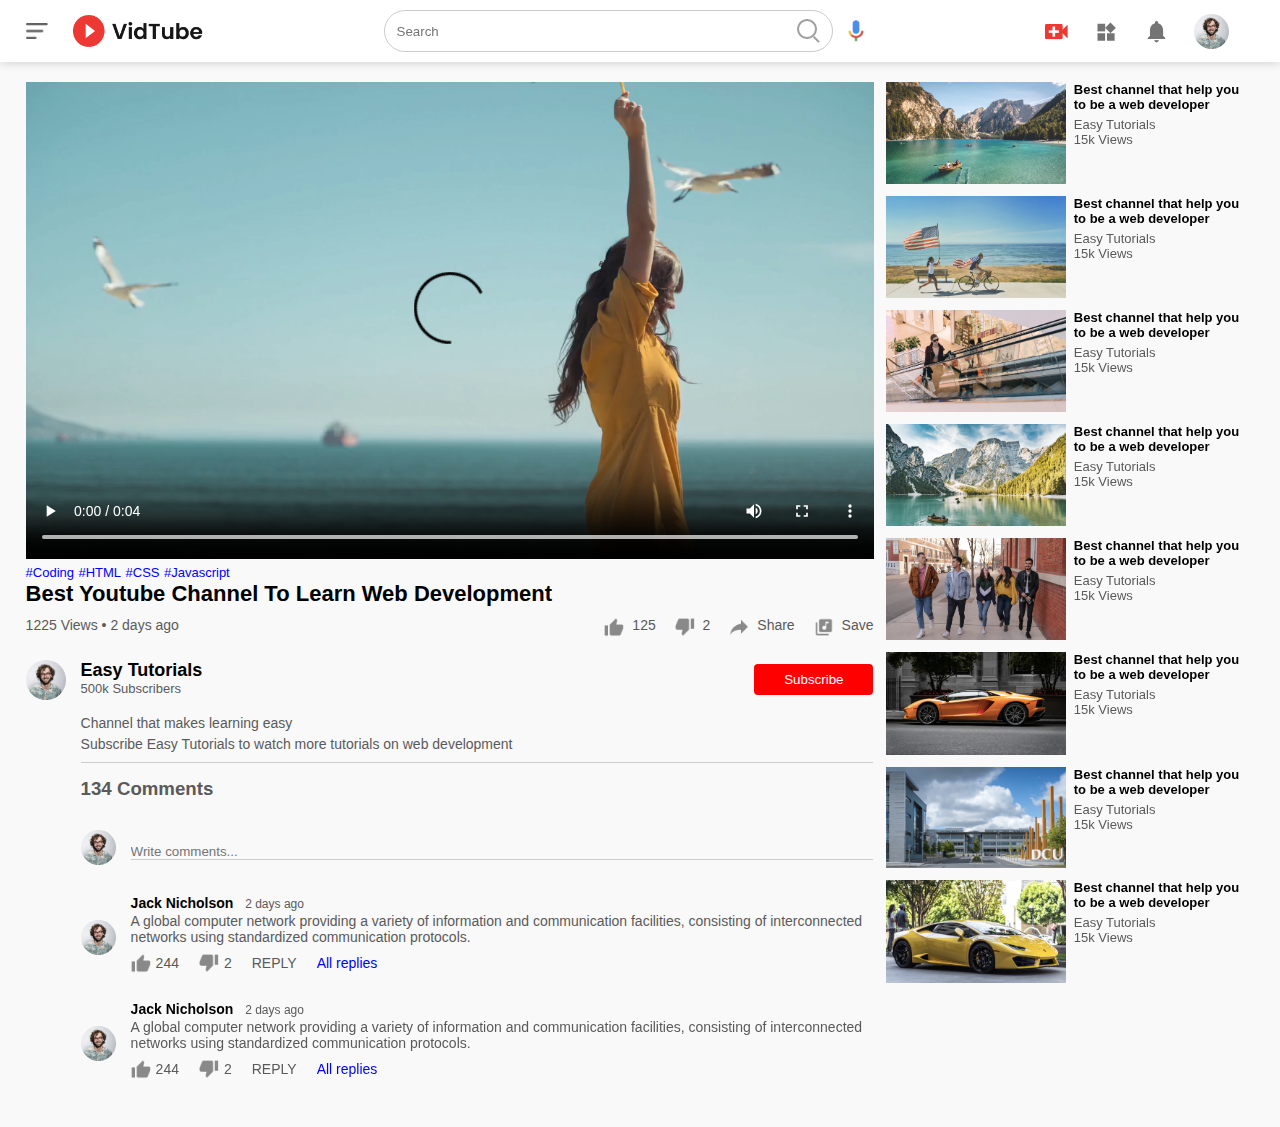
<file: play-video.html>
<!DOCTYPE html>
<html lang="en">
  <head>
    <meta charset="UTF-8" />
    <meta http-equiv="X-UA-Compatible" content="IE=edge" />
    <meta name="viewport" content="width=device-width, initial-scale=1.0" />
    <title>Play Video - Easy Tutorials Youtube Channel</title>
    <link rel="stylesheet" href="style.css" />
  </head>
  <body>
    <nav class="flex-div">
      <div class="nav-left flex-div">
        <img src="images/menu.png" alt="menu" class="menu-icon" />
        <img src="images/logo.png" alt="logo" class="logo" />
      </div>
      <div class="nav-middle flex-div">
        <div class="search-box flex-div">
          <input type="text" placeholder="Search" />
          <img src="images/search.png" alt="" />
        </div>
        <img src="images/voice-search.png" alt="mic-icon" class="mic-icon" />
      </div>
      <div class="nav-right flex-div">
        <img src="images/upload.png" />
        <img src="images/more.png" />
        <img src="images/notification.png" />
        <img src="images/Jack.png" class="user-icon" />
      </div>
    </nav>

    <div class="container play-container">
      <div class="row">
        <div class="play-video">
          <video controls autoplay>
            <source src="images/video.mp4" type="video/mp4" />
          </video>
          <div class="tags">
            <a href="">#Coding</a> <a href="">#HTML</a> <a href="">#CSS</a>
            <a href="">#Javascript</a>
          </div>
          <h3>Best Youtube Channel To Learn Web Development</h3>
          <div class="play-video-info">
            <p>1225 Views &bull; 2 days ago</p>
            <div>
              <a href=""><img src="images/like.png" alt="like" />125</a>
              <a href=""><img src="images/dislike.png" alt="dislike" />2</a>
              <a href=""><img src="images/share.png" alt="share" />Share</a>
              <a href=""><img src="images/save.png" alt="save" />Save</a>
            </div>
          </div>
          <div class="publisher">
            <img src="images/Jack.png" alt="Jack" />
            <div>
              <p>Easy Tutorials</p>
              <span>500k Subscribers</span>
            </div>
            <button type="button">Subscribe</button>
          </div>
          <div class="vid-description">
            <p>Channel that makes learning easy</p>
            <p>
              Subscribe Easy Tutorials to watch more tutorials on web
              development
            </p>
            <hr />
            <h4>134 Comments</h4>
            <div class="add-comment">
              <img src="images/Jack.png" alt="Jack" />
              <input type="text" placeholder="Write comments..." />
            </div>
            <div class="old-comment">
              <img src="images/Jack.png" alt="Jack" />
              <div>
                <h3>Jack Nicholson <span>2 days ago</span></h3>
                <p>
                  A global computer network providing a variety of information
                  and communication facilities, consisting of interconnected
                  networks using standardized communication protocols.
                </p>
                <div class="acomment-action">
                  <img src="images/like.png" alt="like" />
                  <span>244</span>
                  <img src="images/dislike.png" alt="" />
                  <span>2</span>
                  <span>REPLY</span>
                  <a href="">All replies</a>
                </div>
              </div>
            </div>

            <div class="old-comment">
              <img src="images/Jack.png" alt="Jack" />
              <div>
                <h3>Jack Nicholson <span>2 days ago</span></h3>
                <p>
                  A global computer network providing a variety of information
                  and communication facilities, consisting of interconnected
                  networks using standardized communication protocols.
                </p>
                <div class="acomment-action">
                  <img src="images/like.png" alt="like" />
                  <span>244</span>
                  <img src="images/dislike.png" alt="" />
                  <span>2</span>
                  <span>REPLY</span>
                  <a href="">All replies</a>
                </div>
              </div>
            </div>
          </div>
        </div>
        <div class="right-sidebar">
          <div class="side-video-list">
            <a href="" class="small-thumbnail"
              ><img src="images/thumbnail1.png" alt="thumbnail1"
            /></a>
            <div class="vid-info">
              <a href="">Best channel that help you to be a web developer</a>
              <p>Easy Tutorials</p>
              <p>15k Views</p>
            </div>
          </div>
          <div class="side-video-list">
            <a href="" class="small-thumbnail"
              ><img src="images/thumbnail2.png" alt="thumbnail2"
            /></a>
            <div class="vid-info">
              <a href="">Best channel that help you to be a web developer</a>
              <p>Easy Tutorials</p>
              <p>15k Views</p>
            </div>
          </div>
          <div class="side-video-list">
            <a href="" class="small-thumbnail"
              ><img src="images/thumbnail3.png" alt="thumbnail3"
            /></a>
            <div class="vid-info">
              <a href="">Best channel that help you to be a web developer</a>
              <p>Easy Tutorials</p>
              <p>15k Views</p>
            </div>
          </div>
          <div class="side-video-list">
            <a href="" class="small-thumbnail"
              ><img src="images/thumbnail4.png" alt="thumbnail4"
            /></a>
            <div class="vid-info">
              <a href="">Best channel that help you to be a web developer</a>
              <p>Easy Tutorials</p>
              <p>15k Views</p>
            </div>
          </div>
          <div class="side-video-list">
            <a href="" class="small-thumbnail"
              ><img src="images/thumbnail5.png" alt="thumbnail5"
            /></a>
            <div class="vid-info">
              <a href="">Best channel that help you to be a web developer</a>
              <p>Easy Tutorials</p>
              <p>15k Views</p>
            </div>
          </div>
          <div class="side-video-list">
            <a href="" class="small-thumbnail"
              ><img src="images/thumbnail6.png" alt="thumbnail6"
            /></a>
            <div class="vid-info">
              <a href="">Best channel that help you to be a web developer</a>
              <p>Easy Tutorials</p>
              <p>15k Views</p>
            </div>
          </div>
          <div class="side-video-list">
            <a href="" class="small-thumbnail"
              ><img src="images/thumbnail7.png" alt="thumbnail7"
            /></a>
            <div class="vid-info">
              <a href="">Best channel that help you to be a web developer</a>
              <p>Easy Tutorials</p>
              <p>15k Views</p>
            </div>
          </div>
          <div class="side-video-list">
            <a href="" class="small-thumbnail"
              ><img src="images/thumbnail8.png" alt="thumbnail8"
            /></a>
            <div class="vid-info">
              <a href="">Best channel that help you to be a web developer</a>
              <p>Easy Tutorials</p>
              <p>15k Views</p>
            </div>
          </div>
        </div>
      </div>
    </div>
  </body>
</html>
</file>
<file: style.css>
* {
  margin: 0;
  padding: 0;
  font-family: "poppins", sans-serif;
  box-sizing: border-box;
}

a {
  text-decoration: none;
  color: #5a5a5a;
}

img {
  cursor: pointer;
}

.flex-div {
  display: flex;
  align-items: center;
}

nav {
  padding: 10px 2%;
  justify-content: space-between;
  box-shadow: 0 0 10px rgba(0, 0, 0, 0.2);
  background: #fff;
  position: sticky;
  top: 0;
  z-index: 10;
}

.nav-right img {
  width: 25px;
  margin-right: 25px;
}

.nav-right .user-icon {
  width: 35px;
  border-radius: 50%;
}

.nav-left .menu-icon {
  width: 22px;
  margin-right: 25px;
}

.nav-left .logo {
  width: 130px;
}

.nav-middle .mic-icon {
  width: 16px;
}

.nav-middle .search-box {
  border: 1px solid #ccc;
  margin-right: 15px;
  padding: 8px 12px;
  border-radius: 25px;
}

.nav-middle .search-box input {
  width: 400px;
  border: 0px;
  outline: 0;
  background: transparent;
}

.sidebar {
  background: #fff;
  width: 15%;
  height: 100vh;
  position: fixed;
  top: 0;
  padding-left: 2%;
  padding-top: 80px;
}

.shortcut-links a img {
  width: 20px;
  margin-right: 20px;
}

.shortcut-links a {
  display: flex;
  align-items: center;
  margin-bottom: 20px;
  width: fit-content;
  flex-wrap: wrap;
}

.shortcut-links a:first-child {
  color: #ed3833;
}

.sidebar hr {
  border: 0;
  height: 1px;
  background: #ccc;
  width: 85%;
}

.subscribed-list h3 {
  font-size: 13px;
  margin: 20px 0;
  color: #5a5a5a;
}

.subscribed-list a {
  display: flex;
  align-items: center;
  margin-bottom: 20px;
  width: fit-content;
  flex-wrap: wrap;
}

.subscribed-list a img {
  width: 25px;
  border-radius: 50%;
  margin-right: 20px;
}

.small-sidebar {
  width: 5%;
}

.small-sidebar a p {
  display: none;
}

.small-sidebar h3 {
  display: none;
}

.small-sidebar hr {
  width: 50%;
  margin-bottom: 25px;
}
/* ----------- main ------------ */

.container {
  background: #f9f9f9;
  padding-left: 17%;
  padding-right: 2%;
  padding-top: 20px;
  padding-bottom: 20px;
}

.large-container {
  padding-left: 7%;
}

.banner {
  width: 100%;
}

.banner img {
  width: 100%;
  border-radius: 8px;
}

.list-container {
  display: grid;
  grid-template-columns: repeat(auto-fit, minmax(250px, 1fr));
  grid-column-gap: 16px;
  grid-row-gap: 30px;
  margin-top: 15px;
}

.vid-list .thumbnail {
  width: 100%;
  border-radius: 5px;
}

.vid-list .flex-div {
  align-items: flex-start;
  margin-top: 7px;
}

.vid-list .flex-div img {
  width: 35px;
  margin-right: 10px;
  border-radius: 50%;
}

.vid-info {
  color: #5a5a5a;
  font-size: 13px;
}

.vid-info a {
  color: #000;
  font-weight: 600;
  display: block;
  margin-bottom: 5px;
}

@media (max-width: 900px) {
  .menu-icon {
    display: none;
  }
  .sidebar {
    display: none;
  }
  .container,
  .large-container {
    padding-left: 5%;
    padding-right: 5%;
  }
  .nav-right img {
    display: none;
  }
  .nav-right .user-icon {
    display: block;
    width: 30px;
  }
  .nav-middle .search-box input {
    width: 100px;
  }
  .nav-middle .mic-icon {
    display: none;
  }
  .logo {
    width: 90px;
  }
}

/* ------------------ play video page ------- */
.play-container {
  padding-left: 2%;
}

.row {
  display: flex;
  justify-content: space-between;
  flex-wrap: wrap;
}

.play-video {
  flex-basis: 69%;
}

.right-sidebar {
  flex-basis: 30%;
}

.play-video video {
  width: 100%;
}

.side-video-list {
  display: flex;
  justify-content: space-between;
  margin-bottom: 8px;
}

.side-video-list img {
  width: 100%;
}

.side-video-list .small-thumbnail {
  flex-basis: 49%;
}

.side-video-list .vid-info {
  flex-basis: 49%;
}

.play-video .tags a {
  color: #0000ff;
  font-size: 13px;
}

.play-video h3 {
  font-weight: 600;
  font-size: 22px;
}

.play-video .play-video-info {
  display: flex;
  align-tracks: center;
  justify-content: space-between;
  flex-wrap: wrap;
  margin-top: 10px;
  font-size: 14px;
  color: #5a5a5a;
}

.play-video .play-video-info a img {
  width: 20px;
  margin-right: 8px;
}

.play-video .play-video-info a {
  display: inline-flex;
  align-tracks: center;
  margin-left: 15px;
}

.play-video hr {
  border: 0;
  height: 1px;
  background: #ccc;
  margin: 10px 0;
}

.publisher {
  display: flex;
  align-items: center;
  margin-top: 20px;
}

.publisher div {
  flex: 1;
  line-height: 18px;
}

.publisher img {
  width: 40px;
  border-radius: 50%;
  margin-right: 15px;
}

.publisher div p {
  color: #000;
  font-weight: 600;
  font-size: 18px;
}

.publisher div span {
  font-size: 13px;
  color: #5a5a5a;
}

.publisher button {
  background: red;
  color: #fff;
  padding: 8px 30px;
  border: 0;
  outline: 0;
  border-radius: 4px;
  cursor: pointer;
}

.vid-description {
  padding-left: 55px;
  margin: 15px 0;
}

.vid-description p {
  font-size: 14px;
  margin-bottom: 5px;
  color: #5a5a5a;
}

.vid-description h4 {
  font-size: 14pt;
  color: #5a5a5a;
  margin-top: 15px;
}

.add-comment {
  display: flex;
  align-items: center;
  margin: 30px 0;
}

.add-comment img {
  width: 35px;
  border-radius: 50%;
  margin-right: 15px;
}

.add-comment input {
  border: 0;
  outline: 0;
  border-bottom: 1px solid #ccc;
  width: 100%;
  padding-top: 10px;
  background: transparent;
}

.old-comment {
  display: flex;
  align-items: center;
  margin: 20px 0;
}

.old-comment img {
  width: 35px;
  border-radius: 50%;
  margin-right: 15px;
}

.old-comment h3 {
  font-size: 14px;
  margin-bottom: 2px;
}

.old-comment h3 span {
  font-size: 12px;
  color: #5a5a5a;
  font-weight: 500;
  margin-left: 8px;
}

.old-comment .acomment-action {
  display: flex;
  align-items: center;
  margin: 8px 0;
  font-size: 14px;
}

.old-comment .acomment-action img {
  border-radius: 0;
  width: 20px;
  margin-right: 5px;
}

.old-comment .acomment-action span {
  margin-right: 20px;
  color: #5a5a5a;
}

.old-comment .acomment-action a {
  color: #0000ff;
}

@media (max-width: 900px) {
  .play-video {
    flex-basis: 100%;
  }

  .right-sidebar {
    flex-basis: 100%;
  }

  .play-container {
    padding-left: 5%;
  }

  .vid-description {
    padding-left: 0;
  }

  .play-video .play-video-info a {
    margin-left: 0;
    margin-left: 15px;
    margin-top: 15px;
  }
}
</file>
